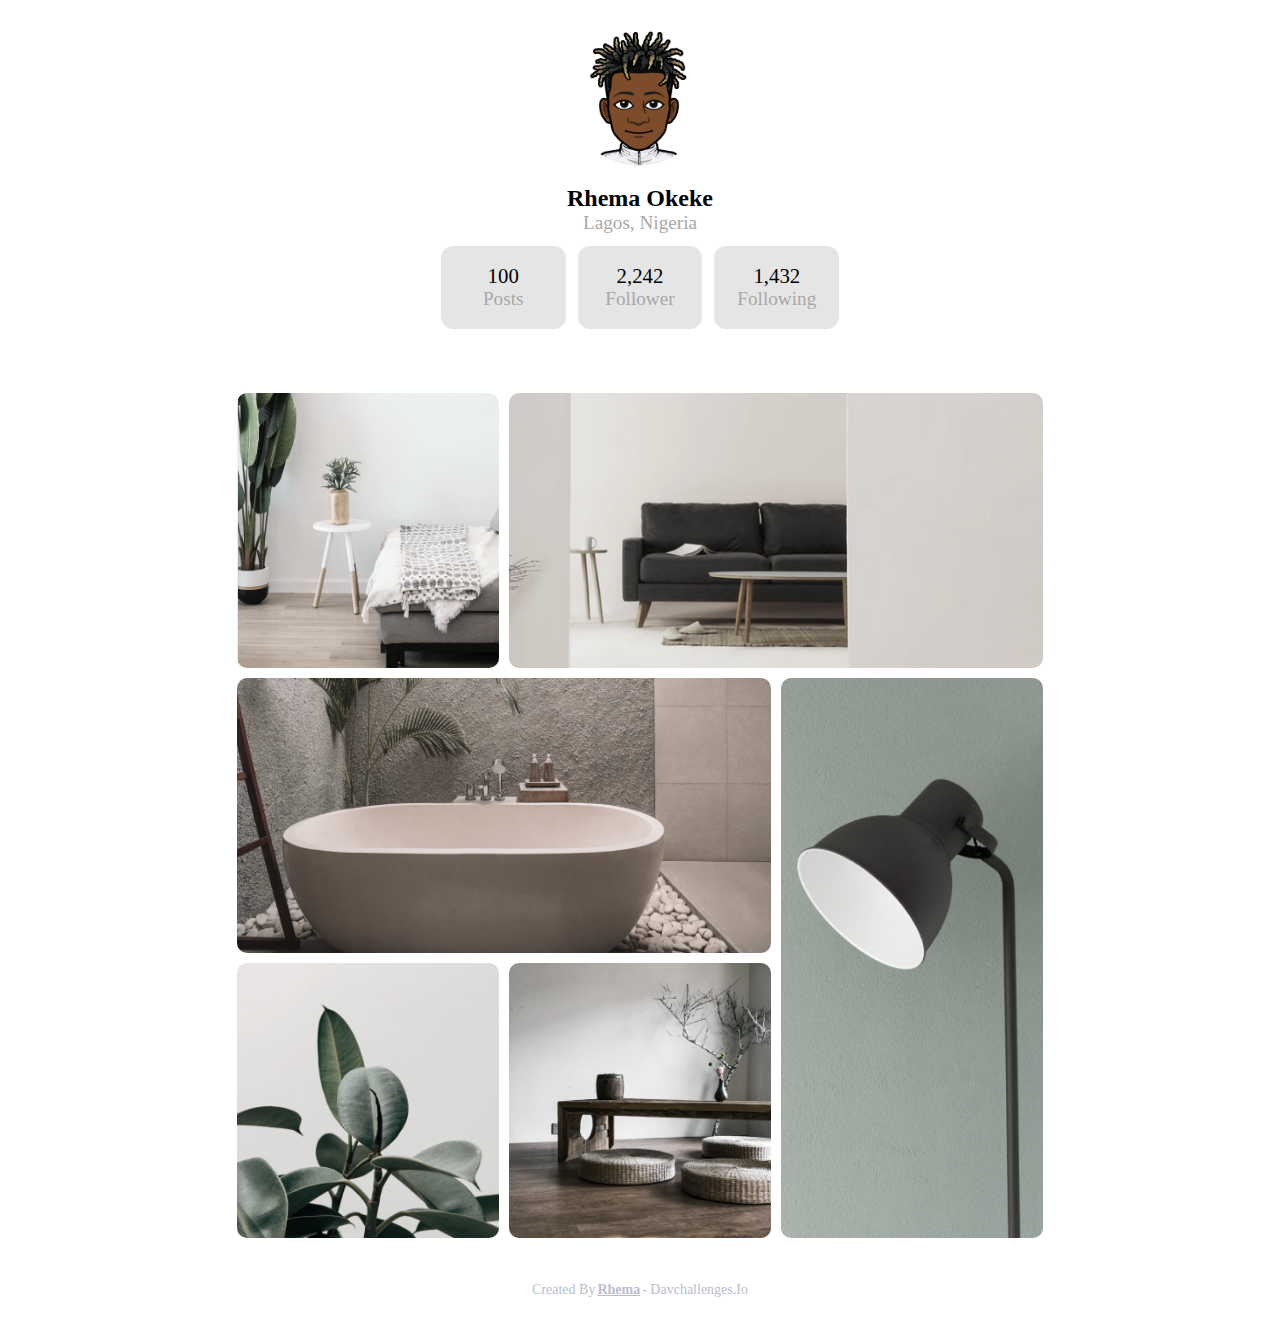
<file: dev challenge 1/index.html>
<!DOCTYPE html>
<html lang="en">

<head>
    <meta charset="UTF-8">
    <meta http-equiv="X-UA-Compatible" content="IE=edge">
    <meta name="viewport" content="width=device-width, initial-scale=1.0">
    <link rel="stylesheet" href="style.css">
   <link rel="icon" type="image/png" sizes="32x32" href="devchallenges.png">
    <title>Dev challenge - random 1</title>
</head>

<body>
    <header class="flex">
        <div class="profile">
            <img src="assets/profile.jpg    " alt="">
            <div class="txt">
                <h1>Rhema okeke</h1>
                <h3>Lagos, Nigeria</h3>
            </div>
        </div>
        <div class="stats grid">
            <div class="stat flex">
                <h2>100</h2>
                <h3>Posts</h3>
            </div>
            <div class="stat flex">
                <h2>2,242</h2>
                <h3>follower</h3>
            </div>
            <div class="stat flex">
                <h2>1,432</h2>
                <h3>following</h3>
            </div>
        </div>
    </header>

<main class="grid">
            <div class="img">
            <img src="assets/photo1.png" class="i" alt="">
            </div>
            <div class="img">
            <img src="assets/photo2.png" class="ii" alt="">
            </div>
            <div class="img">
            <img src="assets/photo3.png" class="iii" alt="">
            </div>
            <div class="img">
            <img src="assets/photo_4.png" class="iv" alt="">
            </div>
            <div class="img">
            <img src="assets/photo5.png" class="v" alt="">
            </div>
            <div class="img">
            <img src="assets/photo6.png" class="vi" alt="">
            </div>

        </main>

    <footer>Created by <a href="https://www.twitter.com/bbuffbaby"> Rhema </a>- davchallenges.io</footer>
</body>

</html>
</file>
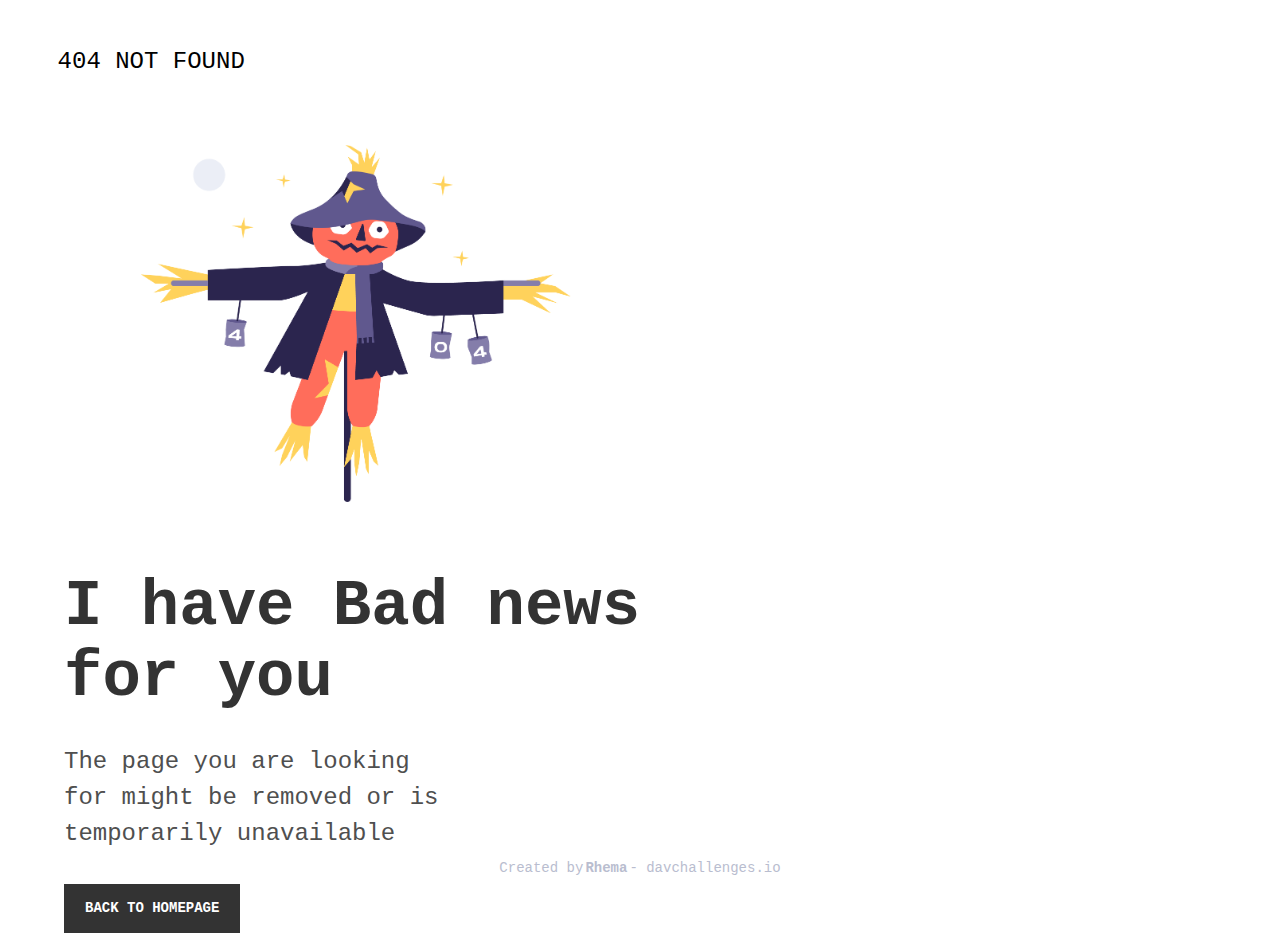
<file: dev challenge 2/index.html>
<!DOCTYPE html>
<html lang="en">
<head>
    <meta charset="UTF-8">
    <meta http-equiv="X-UA-Compatible" content="IE=edge">
    <meta name="viewport" content="width=device-width, initial-scale=1.0">
    <link rel="stylesheet" href="style.css">
    <link rel="icon" type="image/png" sizes="32x32" href="devchallenges.png">
    <title>404 NOT FOUND</title>
     <style>
        @import url('https://fonts.googleapis.com/css2?family=Montserrat:wght@300;400;500;700&display=swap');
    </style>
        
</head>
<body>
    <nav>404 NOT FOUND</nav>

    <main>
            <img src="Scarecrow.png" alt="404 scarecrow" srcset="">
        <section>
            <h1>I have Bad news for you</h1>
            <p>The page you are looking for might be removed or is temporarily unavailable</p>
            <button>Back to homepage</button>
        </section>
    </main>
    <footer>Created by <a href="https://www.twitter.com/bbuffbaby"> Rhema </a>- davchallenges.io</footer>
</body>
</html>
</file>
<file: dev challenge 1/style.css>
/* defults and resets */
*{
    padding: 0;
    margin: 0;
    /* outline: 1px dashed sienna; */
}

body{
    font-size: 10px;
}

h1,h2,h3,footer,a{
    font-family: mada;
    font-weight: 500;
    text-align: center;
    text-transform: capitalize;
}

h1{
    font-size: 1.5em;
    font-weight: 600;
}

h2{
    font-size: 1.3em;
    font-weight: 500;
}

h3{
    font-size: 1.2em;
    color: hsla(0, 0%, 66%, 1);
    font-weight: 400;
}


.grid{
    display: grid;
    grid-template-columns:repeat(3, 1fr);
    /* grid-gap: 10px; */
}

.flex{
    display: flex;
    flex-direction: column;
    place-items: center;
}

/* main styling */

/* header */

header{
    margin: 10px auto 0;
    width: fit-content;

}

.profile{
    margin-bottom: 12px;
}

header .profile img{
    height: 10.1em;
    width: auto;
    margin-bottom: 9px;
}
header .stats{
    gap: 12px;
}
header .stat{
    background-color:#E5E5E5;
    height: 5.2em;
    width: 7.8em;
    justify-content: center;
    border-radius: 12px;
}


/* main gallery display */
main{
    width: 90%;
    margin: 4em auto 0;
    grid-template-rows: repeat(3,1fr);
    grid-template-columns: repeat(3,1fr);
    gap:10px ;
    /* grid-template-rows: repeat(3,minmax(auto,109.32px)); */
    /* grid-template-columns: repeat(3,109.32px); */
    /* row-gap: 0; */
}

main .img{
    height: 100%;
    width: 100%;
    overflow: hidden;
    border-radius: 10px;
}

main .img img{
    height: 100%;
    width: 100%;
    filter: grayscale(.5);
    transition: all .3s ease-in-out;
}

main .img img:hover{
    transform: scale(1.1);
    transition: all .3s ease-in-out;
    filter: grayscale(0);
}



main div{
    grid-row: span 1;
}

main div:nth-child(2){
    grid-column: 2/4;
}

main div:nth-child(3){
    grid-column: 1/3;
}

main div:nth-child(4){
    grid-row: 2/4;
    grid-column: 3/4;
}

/* Footer */

footer{
    display: flex;
    margin: 44px 0 24px;
    place-content: center;
    font-size: 14px;
    color: #B9BDCF;
}

footer a{
    margin: 0 2px;
    font-weight: 700;
    color: #B9BDCF;
}



@media screen and (min-width:960px) {
    body{
        font-size: 16px;
    }

    main{
        width: 63%;
    }
}
</file>
<file: dev challenge 2/style.css>
/* reset */
@import url('https://fonts.googleapis.com/css2?family=Montserrat:wght@300;400;500;700&display=swap');

* {
    padding: 0;
    margin: 0;
    text-decoration: none;
    /* outline: 1px dashed rgba(255, 68, 0, 0.542); */
}
html{
    /* height: 100%; */
}
body {
    font-size: 10px;
    height: 100%;
}

nav,
h1,
p,
button, footer, a {
    font-family: 'Space Mono', monospace;
}

/* main */

nav {
    font-size: 1.6em;
    margin: 2em auto 0 2.4em;
}

main {
    display: flex;
    width: 90%;
    margin: 0 auto;
    flex-wrap: wrap;
}


main img {
    height: 23.8em;
    width: auto;
    margin: 64px auto 30px;
}

section {
    margin-top: 10px;
}

section h1 {
    line-height: 71px;
    font-size: 4.8em;
    font-weight: 700;
    margin-bottom: 30px;
    color: #333333;
}

section p {
    font-weight: 400;
    font-size: 1.8em;
    width: 328px;
    line-height: 150%;
    color: #4F4F4F;
    margin-bottom: 66px;
}

section button {
    font-size: 1.4em;
    font-weight: 700;
    line-height: 21px;
    text-transform: uppercase;
    color: #fff;
    border: none;
    padding: 1.5em 2em;
    background: #333333;
}

footer{
    display: flex;
    position: absolute;
    width: 100%;
    bottom: 24px;
    place-content: center;
    font-size: 14px;
    color: #B9BDCF;
}

footer a{
    margin: 0 2px;
    font-weight: 700;
    color: #B9BDCF;
}

@media screen and (min-width:960px) {
    body{
        font-size: 15px;
    }

    main img{
        margin: 0;
        margin: 70px 100px 0 77px;
    }
    
    main section{
        margin: 0;
        margin-top: 70px;
    }
    
    main section h1{
        font-size: 64px;
        width: 586px;
    }
    main section p{
        font-size: 24px;
        font-weight: 400px;
        width: 381px;
        margin-bottom: 32px;
    }
    main section button{
        font-size: 14px;
        padding: 1em 1.5em;
    }
}
</file>
